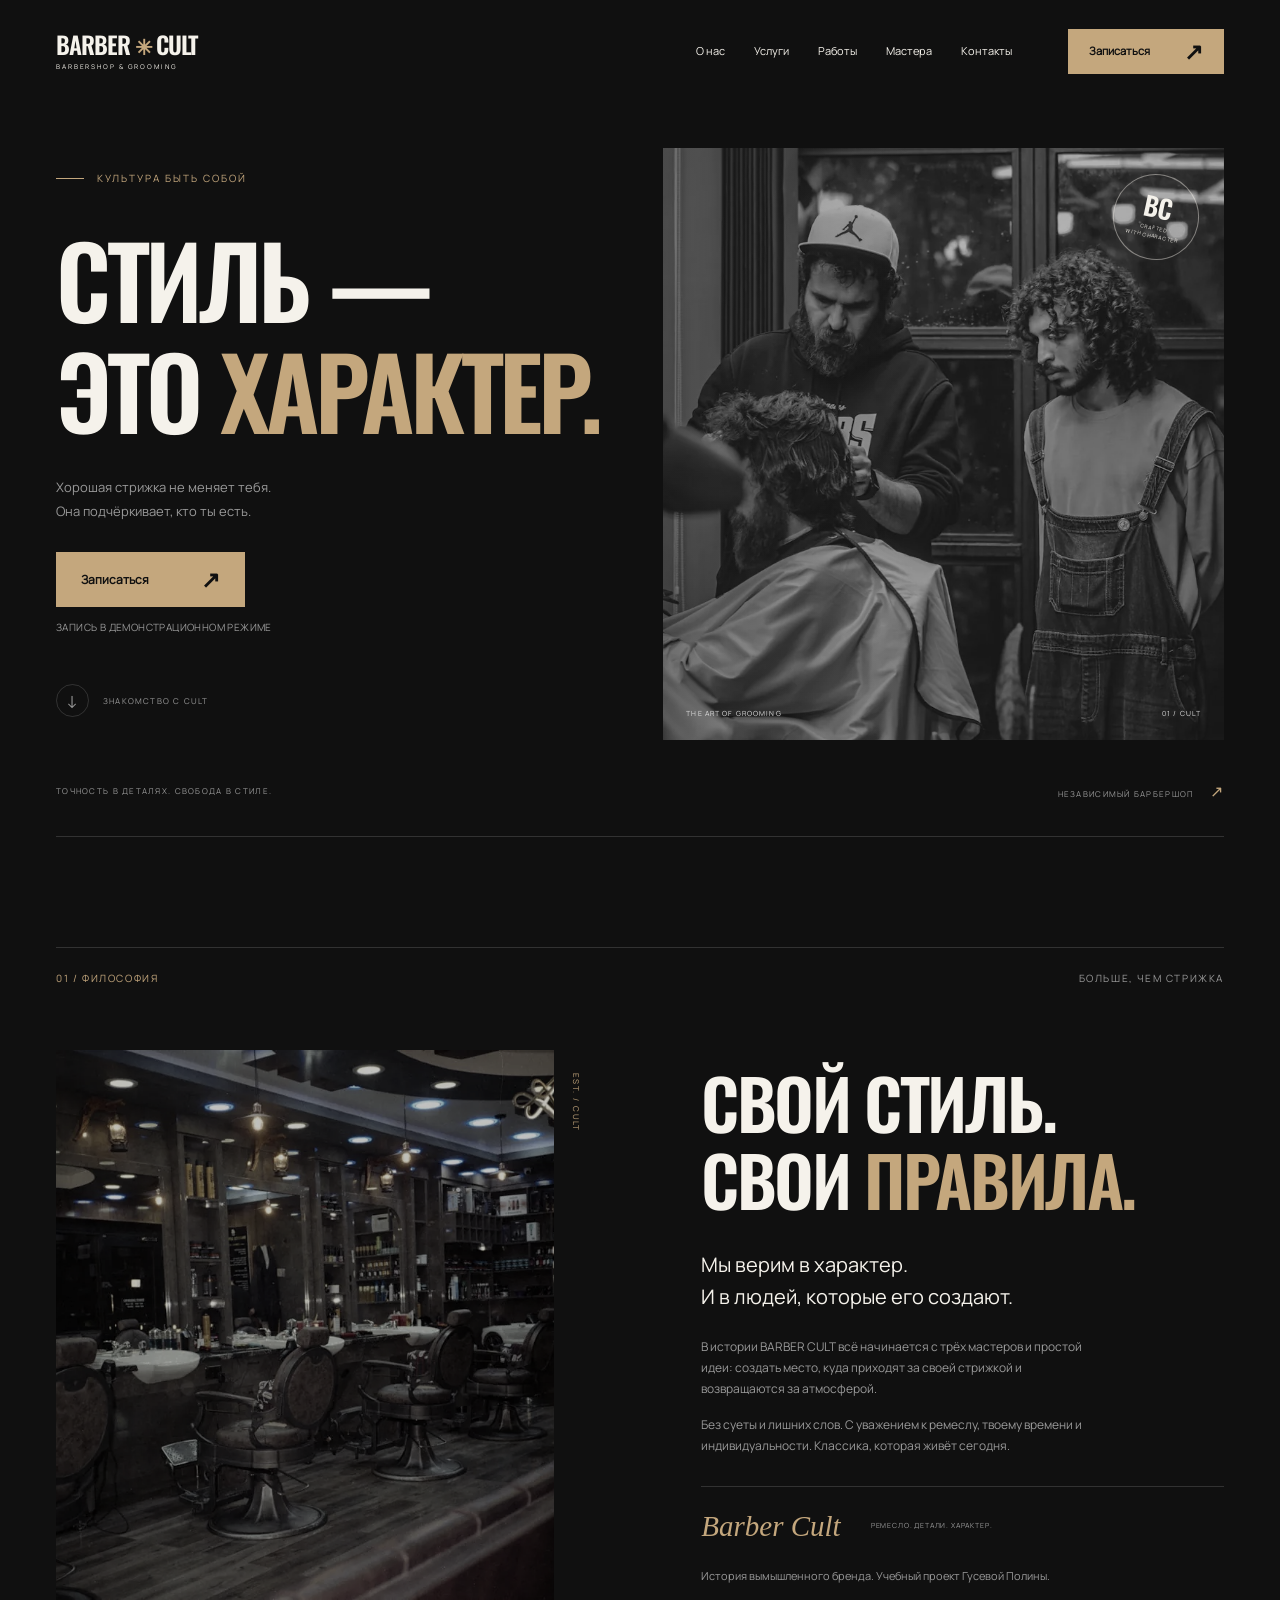
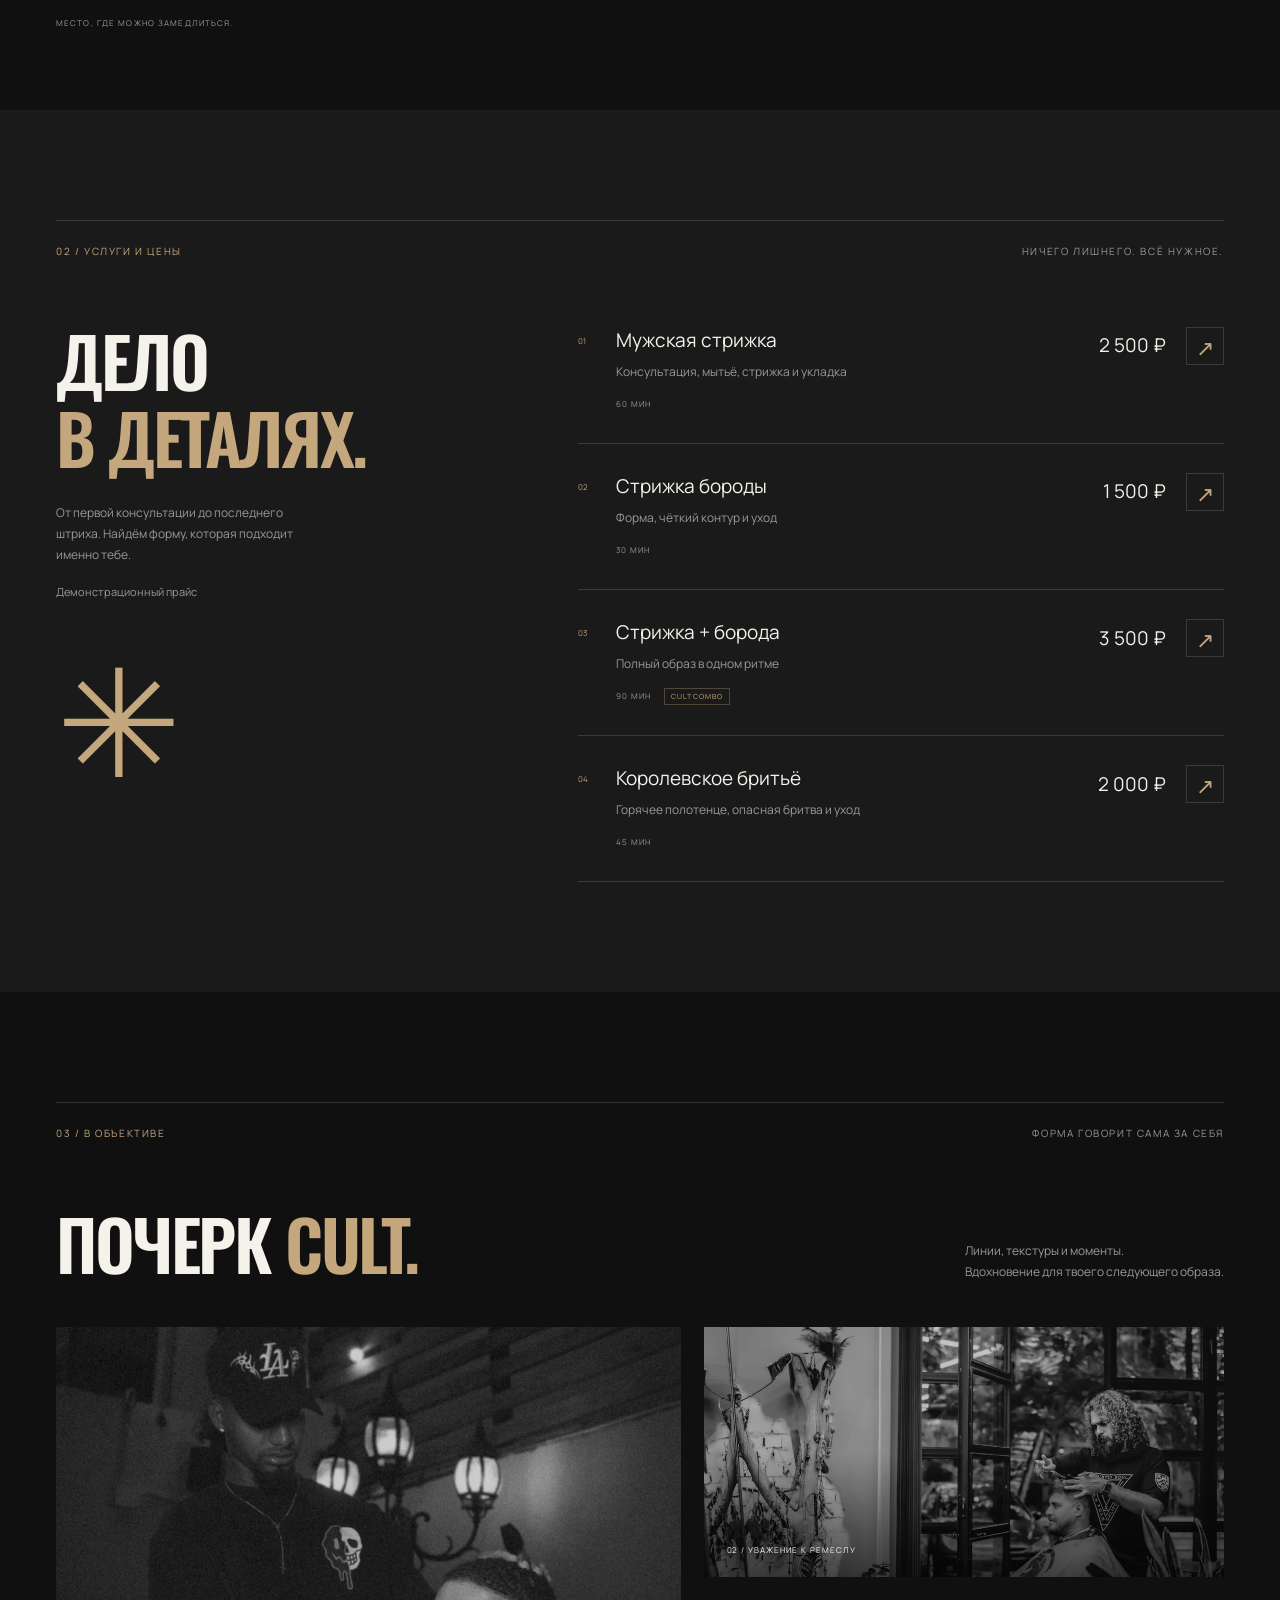
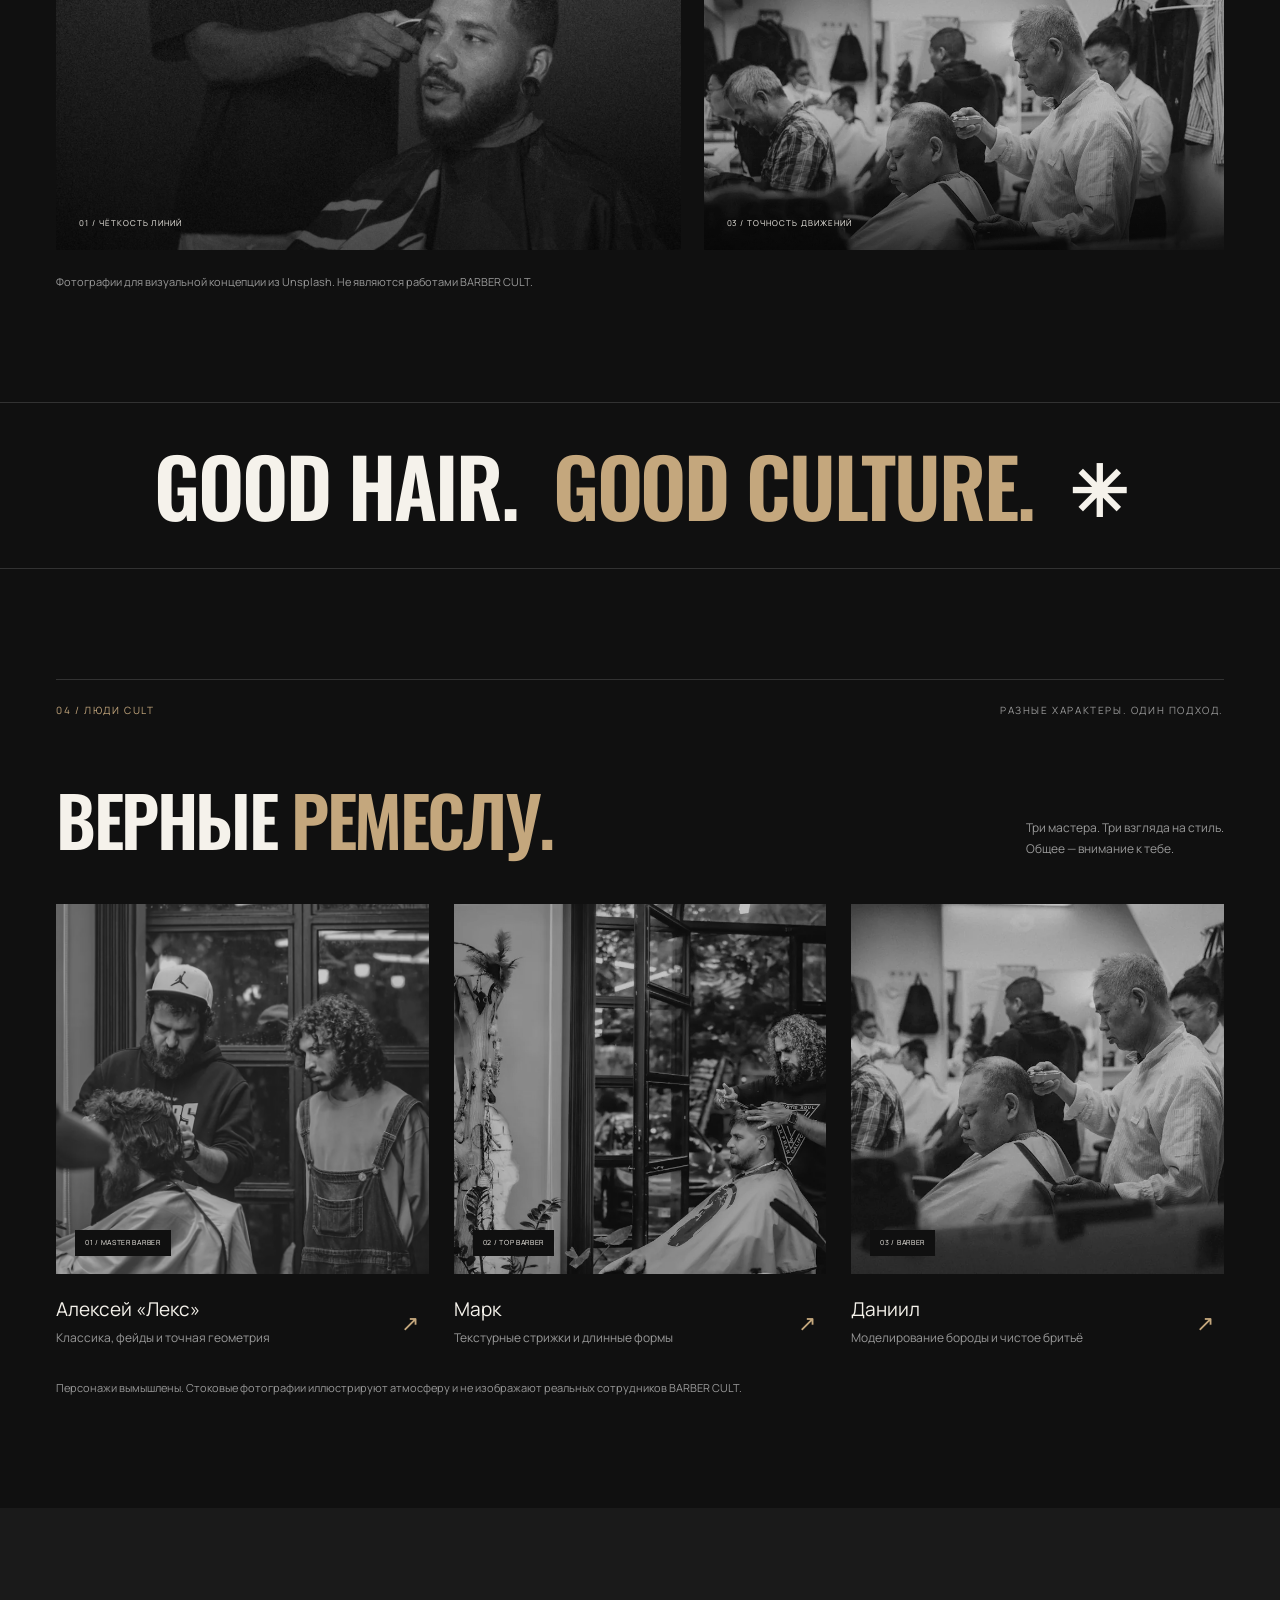
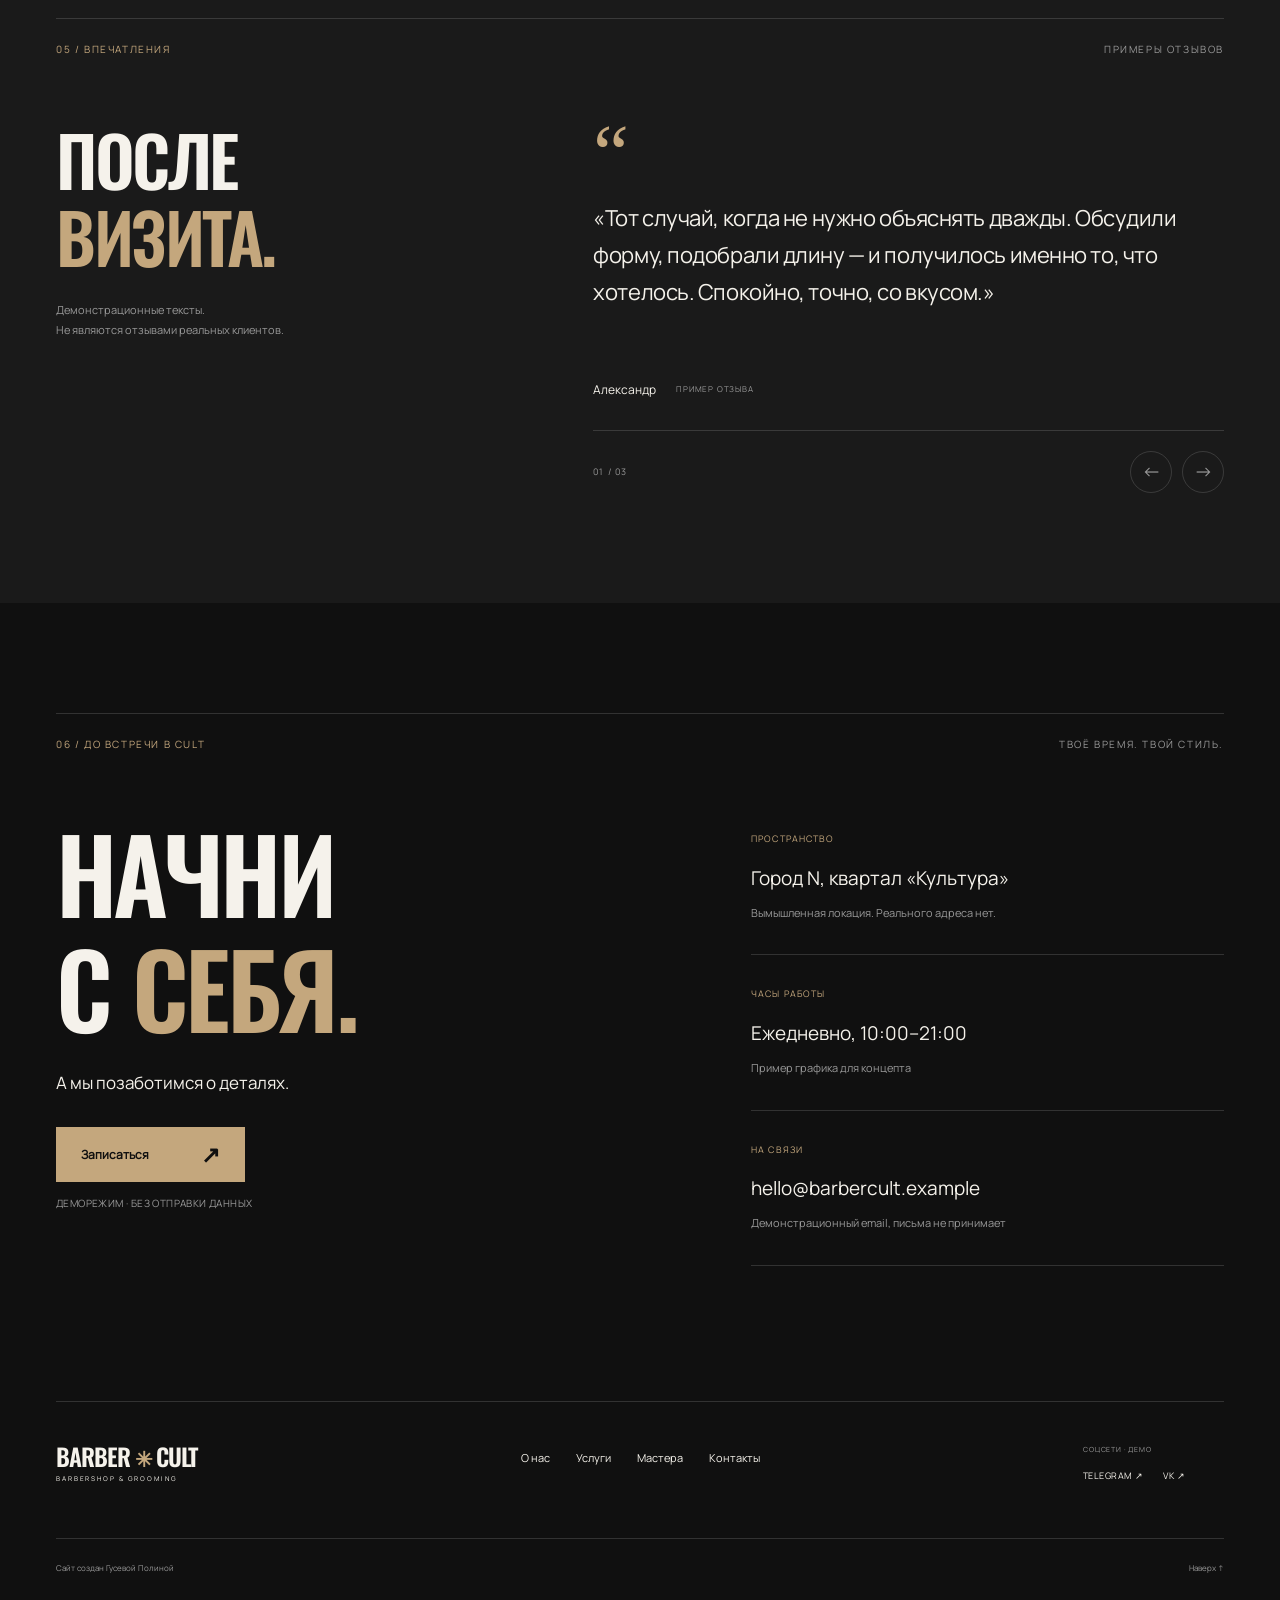
<file: index.html>
<!doctype html>
<html lang="ru">
<head>
  <meta charset="utf-8">
  <meta name="viewport" content="width=device-width, initial-scale=1">
  <meta name="theme-color" content="#101010">
  <title>BARBER CULT — Учебный проект Гусевой Полины</title>
  <meta name="description" content="Учебный проект Гусевой Полины — сайт вымышленного барбершопа BARBER CULT. Мужские стрижки, культура ухода и внимание к деталям.">
  <link rel="canonical" href="https://barber-cult.pages.dev/">
  <meta property="og:title" content="BARBER CULT — Учебный проект Гусевой Полины">
  <meta property="og:description" content="Учебный проект Гусевой Полины — сайт вымышленного барбершопа BARBER CULT. Мужские стрижки, культура ухода и внимание к деталям.">
  <meta property="og:type" content="website">
  <meta property="og:locale" content="ru_RU">
  <meta property="og:site_name" content="BARBER CULT">
  <meta property="og:url" content="https://barber-cult.pages.dev/">
  <meta property="og:image" content="https://barber-cult.pages.dev/assets/images/interior.jpg">
  <meta property="og:image:type" content="image/jpeg">
  <meta property="og:image:width" content="1100">
  <meta property="og:image:height" content="754">
  <meta property="og:image:alt" content="Винтажный интерьер — фотография для визуальной концепции BARBER CULT">
  <meta name="twitter:card" content="summary_large_image">
  <meta name="twitter:title" content="BARBER CULT — Учебный проект Гусевой Полины">
  <meta name="twitter:description" content="Учебный проект Гусевой Полины — сайт вымышленного барбершопа BARBER CULT. Мужские стрижки, культура ухода и внимание к деталям.">
  <meta name="twitter:image" content="https://barber-cult.pages.dev/assets/images/interior.jpg">
  <meta name="twitter:image:alt" content="Винтажный интерьер — фотография для визуальной концепции BARBER CULT">
  <meta name="author" content="Гусева Полина">
  <link rel="icon" href="favicon.ico" sizes="16x16 32x32 48x48 64x64">
  <link rel="icon" href="assets/favicon.svg" type="image/svg+xml">
  <link rel="stylesheet" href="styles.css">
  <script src="script.js?v=polina" defer></script>
</head>
<body>
  <a class="skip-link" href="#main">Перейти к содержимому</a>
  <header class="header" id="top">
    <a class="logo" href="#top" aria-label="BARBER CULT — на главную">BARBER<span class="logo-star" aria-hidden="true">✳</span>CULT<span class="logo-sub">BARBERSHOP & GROOMING</span></a>
    <nav class="nav" id="navigation" aria-label="Основная навигация">
      <a href="#about">О нас</a><a href="#services">Услуги</a><a href="#gallery">Работы</a><a href="#team">Мастера</a><a href="#contacts">Контакты</a>
    </nav>
    <button type="button" disabled class="button button-small header-book" data-book>Записаться <span aria-hidden="true">↗</span></button>
    <button type="button" disabled class="menu-toggle" aria-controls="navigation" aria-expanded="false" aria-label="Открыть меню"><span></span><span></span></button>
  </header>
  <main id="main" tabindex="-1">
    <section class="hero" aria-labelledby="hero-title">
      <div class="hero-copy">
        <p class="eyebrow"><span class="small-line"></span> КУЛЬТУРА БЫТЬ СОБОЙ</p>
        <h1 id="hero-title">СТИЛЬ —<br>ЭТО <span>ХАРАКТЕР.</span></h1>
        <div class="hero-description"><p>Хорошая стрижка не меняет тебя.<br>Она подчёркивает, кто ты есть.</p><button type="button" disabled class="button" data-book>Записаться <span aria-hidden="true">↗</span></button><span class="micro">ЗАПИСЬ В ДЕМОНСТРАЦИОННОМ РЕЖИМЕ</span></div>
        <a class="scroll-link" href="#about"><span class="round-arrow" aria-hidden="true">↓</span> ЗНАКОМСТВО С CULT</a>
      </div>
      <figure class="hero-visual"><picture><source type="image/webp" srcset="assets/images/hero-small.webp 800w, assets/images/hero.webp 1800w" sizes="(max-width: 760px) calc(100vw - 40px), 48vw"><img src="assets/images/hero.jpg" srcset="assets/images/hero-small.jpg 800w, assets/images/hero.jpg 1800w" sizes="(max-width: 760px) calc(100vw - 40px), 48vw" alt="Барбер работает над стрижкой в атмосферной мастерской" width="1800" height="3200" fetchpriority="high"></picture><figcaption><span>THE ART OF GROOMING</span><span>01 / CULT</span></figcaption><div class="hero-seal" aria-hidden="true">BC<span>CRAFTED<br>WITH CHARACTER</span></div></figure>
      <div class="hero-bottom"><span>ТОЧНОСТЬ В ДЕТАЛЯХ. СВОБОДА В СТИЛЕ.</span><span>НЕЗАВИСИМЫЙ БАРБЕРШОП <span class="accent">↗</span></span></div>
    </section>

    <section class="section about container" id="about" aria-labelledby="about-title">
      <div class="section-kicker reveal"><span>01 / ФИЛОСОФИЯ</span><span>БОЛЬШЕ, ЧЕМ СТРИЖКА</span></div>
      <div class="about-grid">
        <figure class="about-photo reveal"><picture><source type="image/webp" srcset="assets/images/interior.webp"><img src="assets/images/interior.jpg" alt="Винтажные кожаные кресла и зеркала в барбершопе" width="1100" height="754" loading="lazy" decoding="async"></picture><figcaption>МЕСТО, ГДЕ МОЖНО ЗАМЕДЛИТЬСЯ.</figcaption></figure>
        <div class="about-copy reveal"><h2 id="about-title">СВОЙ СТИЛЬ.<br>СВОИ <span class="accent">ПРАВИЛА.</span></h2><p class="lead">Мы верим в характер.<br>И в людей, которые его создают.</p><p>В истории BARBER CULT всё начинается с трёх мастеров и простой идеи: создать место, куда приходят за своей стрижкой и возвращаются за атмосферой.</p><p>Без суеты и лишних слов. С уважением к ремеслу, твоему времени и индивидуальности. Классика, которая живёт сегодня.</p><div class="about-signature"><span class="signature">Barber Cult</span><span class="micro">РЕМЕСЛО. ДЕТАЛИ. ХАРАКТЕР.</span></div><p class="demo-note">История вымышленного бренда. Учебный проект Гусевой Полины.</p></div>
      </div>
    </section>

    <section class="section services" id="services" aria-labelledby="services-title"><div class="container">
      <div class="section-kicker reveal"><span>02 / УСЛУГИ И ЦЕНЫ</span><span>НИЧЕГО ЛИШНЕГО. ВСЁ НУЖНОЕ.</span></div>
      <div class="services-layout"><div class="services-intro reveal"><h2 id="services-title">ДЕЛО<br><span class="accent">В ДЕТАЛЯХ.</span></h2><p>От первой консультации до последнего штриха. Найдём форму, которая подходит именно тебе.</p><span class="demo-note">Демонстрационный прайс</span><div class="craft-mark" aria-hidden="true">✳</div></div>
      <div class="service-list reveal">
        <article class="service-row"><span class="service-number">01</span><div><h3>Мужская стрижка</h3><p>Консультация, мытьё, стрижка и укладка</p><span class="micro">60 МИН</span></div><div class="service-end"><span class="price">2 500 ₽</span><button type="button" disabled data-book data-service="Мужская стрижка" aria-label="Выбрать мужскую стрижку" class="service-arrow">↗</button></div></article>
        <article class="service-row"><span class="service-number">02</span><div><h3>Стрижка бороды</h3><p>Форма, чёткий контур и уход</p><span class="micro">30 МИН</span></div><div class="service-end"><span class="price">1 500 ₽</span><button type="button" disabled data-book data-service="Стрижка бороды" aria-label="Выбрать стрижку бороды" class="service-arrow">↗</button></div></article>
        <article class="service-row"><span class="service-number">03</span><div><h3>Стрижка + борода</h3><p>Полный образ в одном ритме</p><span class="micro">90 МИН <span class="service-tag">CULT COMBO</span></span></div><div class="service-end"><span class="price">3 500 ₽</span><button type="button" disabled data-book data-service="Стрижка + борода" aria-label="Выбрать комплекс стрижка и борода" class="service-arrow">↗</button></div></article>
        <article class="service-row"><span class="service-number">04</span><div><h3>Королевское бритьё</h3><p>Горячее полотенце, опасная бритва и уход</p><span class="micro">45 МИН</span></div><div class="service-end"><span class="price">2 000 ₽</span><button type="button" disabled data-book data-service="Королевское бритьё" aria-label="Выбрать королевское бритьё" class="service-arrow">↗</button></div></article>
      </div></div>
    </div></section>

    <section class="section gallery container" id="gallery" aria-labelledby="gallery-title">
      <div class="section-kicker reveal"><span>03 / В ОБЪЕКТИВЕ</span><span>ФОРМА ГОВОРИТ САМА ЗА СЕБЯ</span></div>
      <div class="section-heading reveal"><h2 id="gallery-title">ПОЧЕРК <span class="accent">CULT.</span></h2><p>Линии, текстуры и моменты.<br>Вдохновение для твоего следующего образа.</p></div>
      <div class="gallery-grid">
        <figure class="gallery-item gallery-tall reveal"><picture><source type="image/webp" srcset="assets/images/detail.webp"><img src="assets/images/detail.jpg" alt="Точная работа машинкой над контуром мужской стрижки" width="1000" height="1777" loading="lazy" decoding="async"></picture><figcaption><span>01 / ЧЁТКОСТЬ ЛИНИЙ</span></figcaption></figure>
        <figure class="gallery-item reveal"><picture><source type="image/webp" srcset="assets/images/craft.webp"><img src="assets/images/craft.jpg" alt="Мастер создаёт форму стрижки" width="1000" height="667" loading="lazy" decoding="async"></picture><figcaption><span>02 / УВАЖЕНИЕ К РЕМЕСЛУ</span></figcaption></figure>
        <figure class="gallery-item reveal"><picture><source type="image/webp" srcset="assets/images/barber.webp"><img src="assets/images/barber.jpg" alt="Процесс стрижки ножницами и расчёской" width="1000" height="667" loading="lazy" decoding="async"></picture><figcaption><span>03 / ТОЧНОСТЬ ДВИЖЕНИЙ</span></figcaption></figure>
      </div><p class="demo-note gallery-note">Фотографии для визуальной концепции из Unsplash. Не являются работами BARBER CULT.</p>
    </section>

    <div class="statement" aria-hidden="true"><span>GOOD HAIR.</span><span class="accent">GOOD CULTURE.</span><span>✳</span></div>

    <section class="section team container" id="team" aria-labelledby="team-title">
      <div class="section-kicker reveal"><span>04 / ЛЮДИ CULT</span><span>РАЗНЫЕ ХАРАКТЕРЫ. ОДИН ПОДХОД.</span></div>
      <div class="section-heading reveal"><h2 id="team-title">ВЕРНЫЕ <span class="accent">РЕМЕСЛУ.</span></h2><p>Три мастера. Три взгляда на стиль.<br>Общее — внимание к тебе.</p></div>
      <div class="team-grid">
        <article class="team-member reveal"><div class="team-image"><picture><source type="image/webp" srcset="assets/images/hero-small.webp 800w, assets/images/hero.webp 1800w" sizes="(max-width: 760px) calc(100vw - 40px), (max-width: 1100px) calc((100vw - 114px) / 3), (max-width: 1440px) calc((100vw - 162px) / 3), 426px"><img src="assets/images/hero.jpg" srcset="assets/images/hero-small.jpg 800w, assets/images/hero.jpg 1800w" sizes="(max-width: 760px) calc(100vw - 40px), (max-width: 1100px) calc((100vw - 114px) / 3), (max-width: 1440px) calc((100vw - 162px) / 3), 426px" alt="Иллюстрация образа барбера для концепта Алексея" width="1800" height="3200" loading="lazy" decoding="async" class="portrait-one"></picture><span>01 / MASTER BARBER</span></div><div class="team-caption"><div><h3>Алексей «Лекс»</h3><p>Классика, фейды и точная геометрия</p></div><button type="button" disabled class="service-arrow" data-book data-master="Алексей «Лекс»" aria-label="Выбрать мастера Алексея">↗</button></div></article>
        <article class="team-member reveal"><div class="team-image"><picture><source type="image/webp" srcset="assets/images/craft.webp"><img src="assets/images/craft.jpg" alt="Иллюстрация образа барбера для концепта Марка" width="1000" height="667" loading="lazy" decoding="async" class="portrait-two"></picture><span>02 / TOP BARBER</span></div><div class="team-caption"><div><h3>Марк</h3><p>Текстурные стрижки и длинные формы</p></div><button type="button" disabled class="service-arrow" data-book data-master="Марк" aria-label="Выбрать мастера Марка">↗</button></div></article>
        <article class="team-member reveal"><div class="team-image"><picture><source type="image/webp" srcset="assets/images/barber.webp"><img src="assets/images/barber.jpg" alt="Иллюстрация образа барбера для концепта Даниила" width="1000" height="667" loading="lazy" decoding="async" class="portrait-three"></picture><span>03 / BARBER</span></div><div class="team-caption"><div><h3>Даниил</h3><p>Моделирование бороды и чистое бритьё</p></div><button type="button" disabled class="service-arrow" data-book data-master="Даниил" aria-label="Выбрать мастера Даниила">↗</button></div></article>
      </div><p class="demo-note">Персонажи вымышлены. Стоковые фотографии иллюстрируют атмосферу и не изображают реальных сотрудников BARBER CULT.</p>
    </section>

    <section class="section reviews" id="reviews" aria-labelledby="reviews-title"><div class="container"><div class="section-kicker reveal"><span>05 / ВПЕЧАТЛЕНИЯ</span><span>ПРИМЕРЫ ОТЗЫВОВ</span></div><div class="reviews-layout"><div class="reveal"><h2 id="reviews-title">ПОСЛЕ<br><span class="accent">ВИЗИТА.</span></h2><p class="demo-note">Демонстрационные тексты.<br>Не являются отзывами реальных клиентов.</p></div><div class="review-content reveal"><span class="quote-mark" aria-hidden="true">“</span><div class="review" aria-live="polite" aria-atomic="true"><blockquote id="review-text">«Тот случай, когда не нужно объяснять дважды. Обсудили форму, подобрали длину — и получилось именно то, что хотелось. Спокойно, точно, со вкусом.»</blockquote><div class="review-author"><span id="review-author">Александр</span><span>ПРИМЕР ОТЗЫВА</span></div></div><div class="review-controls"><span class="micro"><span id="review-index">01</span> / 03</span><div><button type="button" disabled id="review-prev" class="round-arrow" aria-label="Предыдущий пример отзыва">←</button><button type="button" disabled id="review-next" class="round-arrow" aria-label="Следующий пример отзыва">→</button></div></div></div></div></div></section>

    <section class="section contacts container" id="contacts" aria-labelledby="contacts-title"><div class="section-kicker reveal"><span>06 / ДО ВСТРЕЧИ В CULT</span><span>ТВОЁ ВРЕМЯ. ТВОЙ СТИЛЬ.</span></div><div class="contacts-layout"><div class="reveal"><h2 id="contacts-title">НАЧНИ<br>С <span class="accent">СЕБЯ.</span></h2><p class="lead">А мы позаботимся о деталях.</p><button type="button" disabled class="button" data-book>Записаться <span aria-hidden="true">↗</span></button><p class="micro booking-caption">ДЕМОРЕЖИМ · БЕЗ ОТПРАВКИ ДАННЫХ</p></div><div class="contact-details reveal"><div><span class="micro accent">ПРОСТРАНСТВО</span><p>Город N, квартал «Культура»</p><span class="demo-note">Вымышленная локация. Реального адреса нет.</span></div><div><span class="micro accent">ЧАСЫ РАБОТЫ</span><p>Ежедневно, 10:00–21:00</p><span class="demo-note">Пример графика для концепта</span></div><div><span class="micro accent">НА СВЯЗИ</span><p>hello@barbercult.example</p><span class="demo-note">Демонстрационный email, письма не принимает</span></div></div></div></section>
  </main>
  <footer class="footer container"><div class="footer-main"><a class="logo" href="#top">BARBER<span class="logo-star" aria-hidden="true">✳</span>CULT<span class="logo-sub">BARBERSHOP & GROOMING</span></a><nav aria-label="Навигация в подвале"><a href="#about">О нас</a><a href="#services">Услуги</a><a href="#team">Мастера</a><a href="#contacts">Контакты</a></nav><div class="socials"><span class="micro">СОЦСЕТИ · ДЕМО</span><button type="button" disabled class="text-button" data-social="Telegram">TELEGRAM ↗</button><button type="button" disabled class="text-button" data-social="VK">VK ↗</button></div></div><div class="footer-bottom"><span>Сайт создан Гусевой Полиной</span><a href="#top">Наверх ↑</a></div></footer>
  <dialog id="booking-dialog" aria-labelledby="dialog-title" aria-describedby="dialog-description"><button type="button" disabled class="dialog-close" aria-label="Закрыть окно">×</button><p class="eyebrow">BARBER CULT / ДЕМОРЕЖИМ</p><h2 id="dialog-title">ТВОЙ СЛЕДУЮЩИЙ<br><span class="accent">ОБРАЗ.</span></h2><p id="dialog-description">Это учебный проект Гусевой Полины. Настоящая запись недоступна: данные не собираются и никуда не отправляются.</p><p id="booking-selection" class="booking-selection" hidden></p><div class="dialog-actions"><button type="button" disabled class="button" id="dialog-services">Посмотреть услуги <span aria-hidden="true">↗</span></button><button type="button" disabled class="text-button dialog-dismiss">Вернуться на сайт</button></div></dialog>
  <noscript><p class="noscript-note">JavaScript отключён. Навигация и информация доступны. Запись в этом демонстрационном проекте не ведётся.</p></noscript>
</body>
</html>
</file>
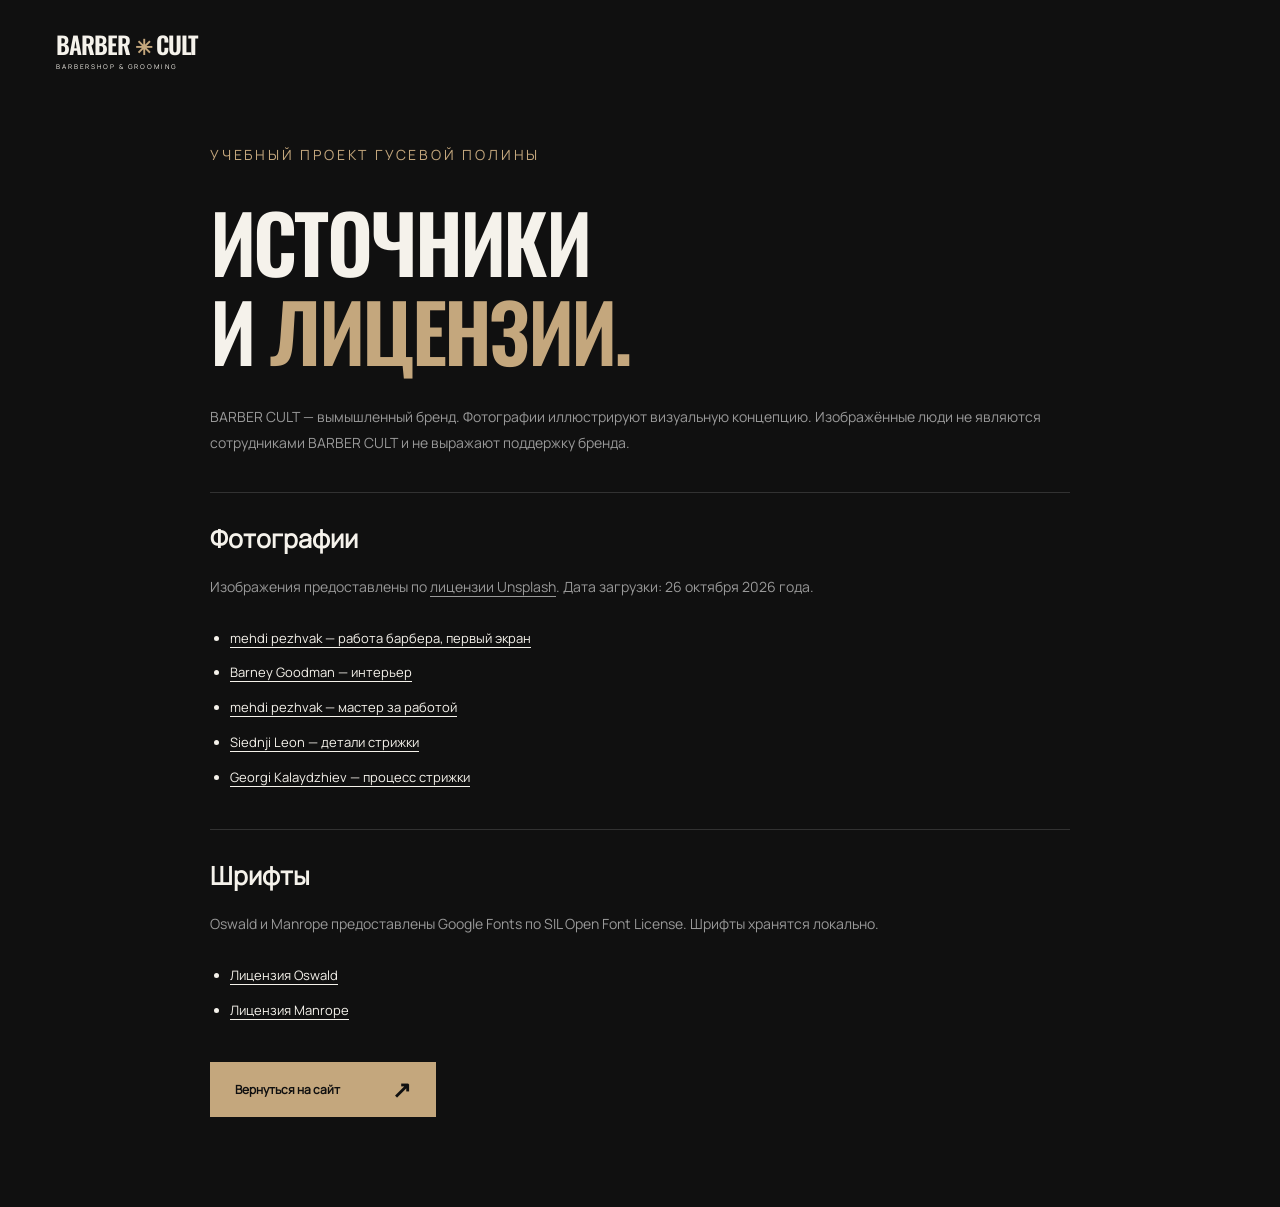
<file: credits.html>
<!doctype html>
<html lang="ru">
<head>
  <meta charset="utf-8">
  <meta name="viewport" content="width=device-width, initial-scale=1">
  <meta name="theme-color" content="#101010">
  <meta name="description" content="Источники фотографий и лицензии шрифтов демонстрационного проекта BARBER CULT Гусевой Полины.">
  <title>Источники и лицензии — BARBER CULT — Учебный проект Гусевой Полины</title>
  <link rel="canonical" href="https://barber-cult.pages.dev/credits.html">
  <meta name="author" content="Гусева Полина">
  <meta property="og:title" content="Источники и лицензии — BARBER CULT — Учебный проект Гусевой Полины">
  <meta property="og:description" content="Фотографии и шрифты демонстрационного проекта вымышленного барбершопа Гусевой Полины.">
  <meta property="og:type" content="website">
  <meta property="og:locale" content="ru_RU">
  <meta property="og:site_name" content="BARBER CULT — Учебный проект Гусевой Полины">
  <meta property="og:url" content="https://barber-cult.pages.dev/credits.html">
  <meta property="og:image" content="https://barber-cult.pages.dev/assets/images/interior.jpg">
  <meta property="og:image:type" content="image/jpeg">
  <meta property="og:image:width" content="1100">
  <meta property="og:image:height" content="754">
  <meta property="og:image:alt" content="Винтажный интерьер — фотография для визуальной концепции BARBER CULT">
  <meta name="twitter:card" content="summary_large_image">
  <meta name="twitter:title" content="Источники и лицензии — BARBER CULT — Учебный проект Гусевой Полины">
  <meta name="twitter:description" content="Фотографии и шрифты демонстрационного учебного проекта Гусевой Полины.">
  <meta name="twitter:image" content="https://barber-cult.pages.dev/assets/images/interior.jpg">
  <meta name="twitter:image:alt" content="Винтажный интерьер — фотография для визуальной концепции BARBER CULT">
  <link rel="icon" href="favicon.ico" sizes="16x16 32x32 48x48 64x64">
  <link rel="icon" href="assets/favicon.svg" type="image/svg+xml">
  <link rel="stylesheet" href="styles.css">
</head>
<body>
  <a class="skip-link" href="#credits">Перейти к содержимому</a>
  <header class="header"><a class="logo" href="index.html" aria-label="BARBER CULT — на главную">BARBER<span class="logo-star" aria-hidden="true">✳</span>CULT<span class="logo-sub">BARBERSHOP &amp; GROOMING</span></a></header>
  <main id="credits" class="container credits-page" tabindex="-1">
    <p class="eyebrow">УЧЕБНЫЙ ПРОЕКТ ГУСЕВОЙ ПОЛИНЫ</p>
    <h1>ИСТОЧНИКИ<br>И <span class="accent">ЛИЦЕНЗИИ.</span></h1>
    <p>BARBER CULT — вымышленный бренд. Фотографии иллюстрируют визуальную концепцию. Изображённые люди не являются сотрудниками BARBER CULT и не выражают поддержку бренда.</p>
    <section aria-labelledby="photos-title">
      <h2 id="photos-title">Фотографии</h2>
      <p>Изображения предоставлены по <a href="https://unsplash.com/license">лицензии Unsplash</a>. Дата загрузки: 26 октября 2026 года.</p>
      <ul class="credits-list">
        <li><a href="https://unsplash.com/photos/a-barber-is-cutting-hair-in-a-salon-NATMVNvlB_c">mehdi pezhvak — работа барбера, первый экран</a></li>
        <li><a href="https://unsplash.com/photos/an-empty-barbershop-interior-with-several-chairs-and-mirrors-AXurvQTtO3Y">Barney Goodman — интерьер</a></li>
        <li><a href="https://unsplash.com/photos/a-barber-is-cutting-a-clients-hair-PQfvTunl4tY">mehdi pezhvak — мастер за работой</a></li>
        <li><a href="https://unsplash.com/photos/barber-cutting-clients-hair-with-clippers-N9nFgunCLAc">Siednji Leon — детали стрижки</a></li>
        <li><a href="https://unsplash.com/photos/barber-cutting-hair-of-a-customer-in-a-busy-barbershop-QDV80LO1VUQ">Georgi Kalaydzhiev — процесс стрижки</a></li>
      </ul>
    </section>
    <section aria-labelledby="fonts-title">
      <h2 id="fonts-title">Шрифты</h2>
      <p>Oswald и Manrope предоставлены Google Fonts по SIL Open Font License. Шрифты хранятся локально.</p>
      <ul class="credits-list"><li><a href="assets/fonts/OFL-Oswald.txt">Лицензия Oswald</a></li><li><a href="assets/fonts/OFL-Manrope.txt">Лицензия Manrope</a></li></ul>
    </section>
    <a class="button" href="index.html">Вернуться на сайт <span aria-hidden="true">↗</span></a>
  </main>
</body>
</html>
</file>
<file: styles.css>
@font-face{font-family:Oswald;src:url('assets/fonts/oswald.woff') format('woff'),url('assets/fonts/oswald.ttf') format('truetype');font-style:normal;font-weight:600;font-display:swap}
@font-face{font-family:Manrope;src:url('assets/fonts/manrope.woff') format('woff'),url('assets/fonts/manrope.ttf') format('truetype');font-style:normal;font-weight:400;font-display:swap}
:root{--bg:#101010;--surface:#1a1a1a;--text:#f5f2eb;--muted:#999;--accent:#c4a77d;--line:#ffffff24;--heading:Oswald,'Arial Narrow',Impact,sans-serif;--body:Manrope,Arial,sans-serif}
[hidden]{display:none!important}
*{box-sizing:border-box}html{scroll-behavior:smooth;scroll-padding-top:100px}body{margin:0;background:var(--bg);color:var(--text);font:14px/1.75 var(--body);-webkit-font-smoothing:antialiased}body.locked{overflow:hidden}::selection{background:var(--accent);color:var(--bg)}a{color:inherit;text-decoration:none}button{font:inherit;color:inherit;cursor:pointer}button,a{-webkit-tap-highlight-color:transparent}button{border:0}button:disabled{opacity:.4;cursor:not-allowed}button:active{transform:translateY(1px)}:focus-visible{outline:2px solid var(--accent);outline-offset:6px}img{display:block;width:100%;height:100%;object-fit:cover}figure,p,h1,h2,h3,blockquote{margin:0}p{color:var(--muted)}h1,h2{font-family:var(--heading);font-weight:600;line-height:1.12;letter-spacing:-.035em}h2{font-size:clamp(46px,5.4vw,80px)}h3{font-size:20px;font-weight:400;line-height:1.4}.accent{color:var(--accent)}.container{width:calc(100% - 112px);max-width:1328px;margin-inline:auto}.section{padding-block:110px}.section-kicker{display:flex;justify-content:space-between;gap:24px;border-top:1px solid var(--line);padding-top:22px;margin-bottom:62px;font-size:10px;letter-spacing:.16em}.section-kicker>span:first-child{color:var(--accent)}.section-kicker>span:last-child{color:var(--muted)}.eyebrow{font-size:10px;letter-spacing:.2em;color:var(--accent);display:flex;align-items:center;gap:13px}.small-line{width:28px;height:1px;background:var(--accent)}.micro{font-size:9px;line-height:1.7;letter-spacing:.12em}.demo-note{font-size:11px;line-height:1.8;color:var(--muted)}.button{min-height:54px;display:inline-flex;justify-content:space-between;align-items:center;gap:52px;padding:15px 24px;background:var(--accent);color:var(--bg);font-size:12px;font-weight:600;border:1px solid var(--accent);transition:background .25s,border-color .25s}.button:hover{background:#ddc6a5;border-color:#ddc6a5}.button>span{font-size:23px;line-height:1}.button-small{min-height:44px;padding:10px 20px;font-size:11px;gap:34px}.round-arrow{display:inline-grid;place-items:center;width:42px;height:42px;border:1px solid var(--line);border-radius:50%;font-size:19px;background:transparent;transition:color .25s,border-color .25s,background .25s}.round-arrow:hover{border-color:var(--accent);color:var(--accent)}.header{height:102px;padding-inline:56px;display:flex;align-items:center;gap:30px;max-width:1600px;margin:auto}.logo{font-family:var(--heading);font-size:24px;font-weight:600;line-height:1;white-space:nowrap;letter-spacing:-.045em;position:relative}.logo-star{font-size:21px;color:var(--accent);padding-inline:5px}.logo-sub{display:block;font-family:var(--body);font-size:6.5px;letter-spacing:.29em;font-weight:400;margin-top:8px}.nav{display:flex;gap:29px;margin-left:auto;margin-right:26px;font-size:11px}.nav a,.footer nav a{transition:color .2s}.nav a:hover,.nav a[aria-current],.footer a:hover{color:var(--accent)}.menu-toggle{display:none}.hero{position:relative;max-width:1600px;margin:auto;padding:46px 56px 0;display:grid;grid-template-columns:1fr 48%;min-height:735px}.hero-copy{padding-top:22px;position:relative;z-index:2}.hero h1{font-size:clamp(70px,7.75vw,122px);line-height:1.12;position:relative;margin-top:35px;margin-right:-185px;letter-spacing:-.04em;pointer-events:none}.hero h1>span{color:var(--accent)}.hero-description{margin-top:30px}.hero-description p{font-size:13px;line-height:1.9;max-width:300px;margin-bottom:28px}.hero-description .micro{display:block;color:var(--muted);font-size:7px;margin-top:12px;letter-spacing:.1em}.scroll-link{margin-top:48px;display:inline-flex;align-items:center;gap:14px;font-size:8px;letter-spacing:.15em;color:var(--muted)}.scroll-link:hover{color:var(--text)}.scroll-link .round-arrow{width:33px;height:33px;font-size:17px}.hero-visual{position:relative;height:592px;background:var(--surface)}.hero-visual img{object-position:50% 52%;filter:grayscale(1) brightness(.7);height:100%}.hero-visual:after{content:'';position:absolute;inset:0;background:linear-gradient(90deg,#10101036,transparent 45%)}.hero-visual figcaption{position:absolute;bottom:20px;left:23px;right:23px;display:flex;justify-content:space-between;font-size:7px;letter-spacing:.16em;z-index:1;color:#ddd}.hero-seal{position:absolute;z-index:3;right:25px;top:26px;width:86px;height:86px;border:1px solid #f5f2eb70;border-radius:50%;display:flex;align-items:center;justify-content:center;flex-direction:column;font:26px/1 var(--heading);transform:rotate(12deg)}.hero-seal span{font:5px/1.6 var(--body);letter-spacing:.17em;text-align:center;margin-top:5px}.hero-bottom{grid-column:1/-1;display:flex;justify-content:space-between;align-items:center;gap:20px;border-bottom:1px solid var(--line);padding:28px 0;font-size:8px;letter-spacing:.16em;color:var(--muted)}.hero-bottom .accent{font-size:16px;margin-left:12px}.about-grid{display:grid;grid-template-columns:1fr 1fr;gap:10.5%;align-items:center}.about-photo{position:relative;height:550px;margin-right:25px}.about-photo img{filter:grayscale(.65) brightness(.76);object-position:48% center}.about-photo:after{content:'EST. / CULT';position:absolute;right:-29px;top:23px;writing-mode:vertical-rl;font-size:8px;letter-spacing:.18em;color:var(--accent)}.about-photo figcaption{font-size:8px;letter-spacing:.14em;color:var(--muted);margin-top:16px}.about-copy h2{margin-bottom:30px}.lead{font-size:20px;line-height:1.6;color:var(--text)}.about-copy .lead{margin-bottom:23px}.about-copy>p:not(.lead){max-width:400px;margin-top:15px;font-size:12px}.about-signature{display:flex;align-items:center;gap:30px;margin-top:30px;padding-top:23px;border-top:1px solid var(--line)}.signature{font:italic 29px Georgia,serif;color:var(--accent);white-space:nowrap}.about-signature .micro{font-size:7px;color:var(--muted)}.about-copy>p.demo-note{font-size:10px;margin-top:23px}.services{background:var(--surface)}.services-layout{display:grid;grid-template-columns:1fr 1.55fr;gap:9%}.services-intro>p{font-size:12px;max-width:270px;margin:25px 0 14px}.services-intro>.demo-note{font-size:10px}.craft-mark{font:150px/1 var(--body);color:var(--accent);margin-top:42px}.service-row{display:grid;grid-template-columns:22px 1fr auto;gap:16px;align-items:start;padding:29px 0;border-bottom:1px solid var(--line)}.service-row:first-child{padding-top:5px}.service-number{color:var(--accent);font-size:8px;padding-top:7px}.service-row h3{font-size:19px}.service-row p{font-size:10px;margin:7px 0 8px}.service-row .micro{color:var(--muted);font-size:8px}.service-end{display:flex;align-items:center;gap:20px}.price{font-size:19px;white-space:nowrap}.service-arrow{width:38px;height:38px;background:transparent;color:var(--accent);border:1px solid var(--line);font-size:22px;flex-shrink:0;transition:background .2s,color .2s,border-color .2s}.service-arrow:hover{background:var(--accent);border-color:var(--accent);color:var(--bg)}.service-tag{color:var(--accent);border:1px solid #c4a77d50;margin-left:10px;padding:3px 6px;font-size:7px}.section-heading{display:flex;align-items:end;justify-content:space-between;gap:30px;margin-bottom:45px}.section-heading>p{font-size:11px;max-width:280px}.gallery-grid{display:grid;grid-template-columns:1.2fr 1fr;gap:23px}.gallery-item{position:relative;height:250px;overflow:hidden;background:var(--surface)}.gallery-tall{grid-row:span 2;height:523px}.gallery-item img{filter:grayscale(1) brightness(.8);transition:filter .5s,transform .7s;object-position:center 42%}.gallery-item:hover img{filter:grayscale(.2) brightness(.9);transform:scale(1.035)}.gallery-item:after{content:'';position:absolute;inset:50% 0 0;background:linear-gradient(transparent,#0009);pointer-events:none}.gallery-item figcaption{position:absolute;bottom:20px;left:23px;right:23px;display:flex;justify-content:space-between;align-items:center;z-index:1;font-size:8px;letter-spacing:.12em}.gallery-note{margin-top:22px;font-size:10px}.statement{overflow:hidden;white-space:nowrap;display:flex;gap:35px;justify-content:center;align-items:center;padding:34px 0;border-block:1px solid var(--line);font:600 clamp(44px,6.3vw,96px)/1.2 var(--heading);letter-spacing:-.025em}.statement>span:last-child{font-size:70px}.team-grid{display:grid;grid-template-columns:repeat(3,1fr);gap:25px}.team-image{height:370px;overflow:hidden;position:relative;background:var(--surface)}.team-image img{filter:grayscale(1) brightness(.8);transition:filter .4s,transform .6s}.team-member:hover img{filter:grayscale(.35);transform:scale(1.025)}.team-image span{position:absolute;bottom:18px;left:19px;font-size:7px;letter-spacing:.1em;background:var(--bg);padding:7px 10px}.team-image img.portrait-one{object-position:20% 40%;object-fit:cover}.team-image img.portrait-two{object-position:50% 32%}.team-image img.portrait-three{object-position:48% 25%}.team-caption{display:flex;justify-content:space-between;gap:10px;align-items:center;margin-top:22px}.team-caption h3{font-size:19px}.team-caption p{font-size:10px;margin-top:5px}.team-caption .service-arrow{border:0}.team>.demo-note{margin-top:30px;font-size:10px;max-width:750px}.reviews{background:var(--surface)}.reviews-layout{display:grid;grid-template-columns:1fr 1.5fr;gap:10%}.reviews-layout .demo-note{margin-top:25px;font-size:10px}.quote-mark{font:80px/.8 Georgia,serif;color:var(--accent);display:block;margin-bottom:15px}.review blockquote{font-size:22px;line-height:1.7;letter-spacing:-.02em;min-height:151px}.review-author{display:flex;align-items:center;gap:20px;margin-top:28px}.review-author>span:first-child{font-size:12px}.review-author>span:last-child{font-size:8px;color:var(--muted);letter-spacing:.1em}.review-controls{display:flex;justify-content:space-between;align-items:center;border-top:1px solid var(--line);padding-top:20px;margin-top:30px;color:var(--muted)}.review-controls>div{display:flex;gap:10px}.contacts-layout{display:grid;grid-template-columns:1.1fr 1fr;gap:15%}.contacts h2{font-size:clamp(65px,8vw,118px)}.contacts .lead{margin:24px 0 31px;font-size:17px}.booking-caption{margin-top:13px;font-size:7px}.contact-details{padding-top:10px}.contact-details>div{padding-bottom:30px;margin-bottom:25px;border-bottom:1px solid var(--line)}.contact-details p{font-size:19px;color:var(--text);margin:12px 0 5px;overflow-wrap:anywhere}.contact-details .demo-note{font-size:10px}.footer{border-top:1px solid var(--line);padding-top:42px;padding-bottom:25px}.footer-main{display:flex;justify-content:space-between;align-items:start;gap:30px;margin-bottom:50px}.footer nav{display:flex;gap:26px;font-size:11px;padding-top:4px}.socials{display:grid;grid-template-columns:1fr 1fr;gap:8px 20px}.socials .micro{grid-column:1/-1;color:var(--muted);font-size:7px}.text-button{background:none;padding:0;font-size:9px;text-align:left;letter-spacing:.05em}.text-button:hover{color:var(--accent)}.footer-bottom{border-top:1px solid var(--line);padding-top:22px;display:flex;justify-content:space-between;gap:20px;font-size:8px;color:var(--muted)}.studio{font-size:13px;letter-spacing:.1em;color:var(--text);margin-left:8px}.project-note{font-size:9px;color:var(--muted);margin-top:25px;max-width:820px}.project-note a{text-decoration:underline;text-underline-offset:3px}.skip-link{position:fixed;top:10px;left:10px;z-index:20;padding:12px 20px;background:var(--accent);color:var(--bg);transform:translateY(-160%)}.skip-link:focus{transform:none}dialog{background:var(--surface);color:var(--text);border:1px solid var(--line);width:min(570px,calc(100% - 32px));padding:50px;max-height:calc(100dvh - 40px);overflow:auto}dialog::backdrop{background:#000b;backdrop-filter:blur(6px)}dialog h2{font-size:48px;margin:28px 0 22px}dialog>p:not(.eyebrow){font-size:12px}.dialog-close{position:absolute;right:16px;top:10px;background:transparent;font-size:28px;color:var(--muted);width:40px;height:40px}.dialog-close:hover{color:var(--text)}.dialog-actions{display:flex;flex-direction:column;gap:22px;margin-top:30px}.dialog-actions>.text-button{text-align:center}.booking-selection{border-block:1px solid var(--line);padding:16px 0;margin-top:20px;color:var(--accent);white-space:pre-line}.noscript-note{padding:20px;text-align:center}.js .reveal{opacity:0;transform:translateY(22px);transition:opacity .7s ease,transform .7s ease}.js .reveal.visible{opacity:1;transform:none}
@media(min-width:1600px){.hero h1{font-size:124px}}
@media(max-width:1100px){.container{width:calc(100% - 64px)}.header{padding-inline:32px;gap:20px}.nav{gap:18px;margin-right:10px}.hero{padding-inline:32px;grid-template-columns:1fr 47%;min-height:680px}.hero h1{font-size:8.8vw;margin-right:-160px}.hero-visual{height:550px}.hero-description{margin-top:30px}.hero-description p{font-size:12px}.hero-seal{width:70px;height:70px;font-size:22px}.section{padding-block:85px}.about-grid{gap:7%}.about-photo{height:490px;margin-right:10px}.about-copy>p:not(.lead){font-size:11px}.about-signature{gap:15px}.about-signature .micro{font-size:6px}.services-layout{gap:6%;grid-template-columns:1fr 1.7fr}.service-end{gap:10px}.service-row{gap:10px}.service-row h3{font-size:17px}.price{font-size:17px}.team-image{height:300px}.team-caption h3{font-size:16px}.team-caption p{font-size:9px}.review blockquote{font-size:19px;min-height:160px}.footer nav{gap:18px}}
@media(max-width:760px){html{scroll-padding-top:30px}.container{width:calc(100% - 40px)}.header{height:82px;padding-inline:20px;gap:20px}.logo{font-size:22px}.logo-sub{font-size:6px}.header-book{margin-left:auto;min-height:38px;padding:8px 12px;gap:15px;font-size:10px}.header-book>span{font-size:18px}.menu-toggle{display:flex;flex-direction:column;gap:6px;justify-content:center;width:30px;height:42px;background:transparent;position:relative;z-index:12;padding:0}.menu-toggle>span{width:24px;height:1px;background:var(--text);transition:transform .25s}.menu-toggle[aria-expanded=true]>span:first-child{transform:translateY(3.5px) rotate(45deg)}.menu-toggle[aria-expanded=true]>span:last-child{transform:translateY(-3.5px) rotate(-45deg)}.nav{display:none;position:absolute;top:82px;left:0;right:0;z-index:10;background:var(--surface);padding:30px 25px 40px;border-block:1px solid var(--line);margin:0;box-shadow:0 30px 40px #0008}.nav.open{display:flex;flex-direction:column;gap:0}.nav a{font-size:23px;padding:10px 0}.hero{padding:26px 20px 0;display:block;min-height:0}.hero-copy{padding-top:0}.hero .eyebrow{font-size:8px}.hero h1{font-size:clamp(56px,11.5vw,87px);margin:25px 0 0;line-height:1.13;position:relative;z-index:2}.hero-description{margin:24px 0 0;display:grid;grid-template-columns:1fr auto;align-items:center;gap:12px}.hero-description p{font-size:11px;margin:0;line-height:1.8}.hero-description .button{gap:20px;padding:12px 16px;min-height:48px;font-size:11px}.hero-description .micro{grid-column:2;font-size:5px;margin:0;letter-spacing:0}.scroll-link{display:none}.hero-visual{height:420px;margin-top:30px}.hero-visual img{object-position:50% 47%;filter:grayscale(1) brightness(.85)}.hero-seal{top:20px;right:20px}.hero-bottom{padding:20px 0;font-size:6px;line-height:1.8}.hero-bottom>span:first-child{max-width:160px}.hero-bottom>span:last-child{text-align:right;max-width:150px}.section{padding-block:64px}.section-kicker{margin-bottom:35px;padding-top:17px;font-size:8px;gap:20px}.section-kicker>span:last-child{text-align:right;font-size:7px;max-width:160px}h2{font-size:48px}.about-grid{display:flex;flex-direction:column-reverse;gap:40px;align-items:stretch}.about-copy h2{margin-bottom:23px}.about-copy>p:not(.lead){font-size:12px;max-width:100%}.about-copy .lead{font-size:18px}.about-signature{justify-content:space-between;gap:20px}.about-signature .micro{font-size:7px}.about-photo{height:400px;margin:0 22px 20px 0}.about-photo figcaption{font-size:7px}.about-photo:after{right:-24px;font-size:7px}.services-layout{display:block}.services-intro{position:relative}.services-intro h2{max-width:290px}.services-intro>p{max-width:280px;font-size:12px}.craft-mark{position:absolute;right:2px;top:4px;font-size:80px;margin:0;opacity:.45}.service-list{margin-top:36px}.service-row{grid-template-columns:16px 1fr auto;gap:8px;padding:24px 0}.service-row:first-child{padding-top:24px;border-top:1px solid var(--line)}.service-row h3{font-size:16px}.service-row p{font-size:9px;max-width:195px;line-height:1.7}.service-number{font-size:7px}.service-row .micro{font-size:7px}.price{font-size:15px}.service-end{gap:9px;align-items:center}.service-arrow{height:30px;width:30px;font-size:18px}.service-tag{margin-left:5px;font-size:6px}.section-heading{display:block;margin-bottom:30px}.section-heading>p{margin-top:20px;font-size:11px;max-width:100%}.gallery-grid{gap:12px;grid-template-columns:1fr 1fr}.gallery-tall{grid-column:1/-1;grid-row:auto;height:420px}.gallery-item:not(.gallery-tall){height:260px}.gallery-item figcaption{left:12px;right:12px;bottom:12px;font-size:6px;gap:8px}.gallery-note{font-size:9px}.statement{gap:18px;padding:25px 0;font-size:43px;justify-content:start;padding-left:20px}.statement>span:last-child{font-size:40px}.team-grid{grid-template-columns:1fr;gap:38px}.team-image{height:420px}.team-caption{margin-top:18px}.team-caption h3{font-size:21px}.team-caption p{font-size:11px}.team-image img.portrait-one{object-position:50% 42%}.team-caption .service-arrow{width:40px;height:40px;font-size:24px}.team>.demo-note{font-size:9px}.reviews-layout{display:block}.reviews-layout h2 br{display:none}.reviews-layout .demo-note{margin-top:20px}.review-content{margin-top:40px}.review blockquote{font-size:19px;min-height:165px}.review-author{margin-top:24px;gap:15px}.review-controls{margin-top:26px}.contacts-layout{display:block}.contacts h2{font-size:80px}.contacts .lead{font-size:17px}.contact-details{margin-top:45px}.contact-details p{font-size:20px}.contact-details>div{margin-bottom:23px;padding-bottom:23px}.footer{padding-top:30px}.footer-main{display:grid;grid-template-columns:1fr 1fr;gap:30px;margin-bottom:30px}.footer-main>.logo{grid-column:1/-1;justify-self:start}.footer nav{flex-direction:column;gap:10px;font-size:12px}.socials{display:flex;flex-direction:column;gap:12px}.socials .micro{font-size:8px}.socials .text-button{font-size:11px}.footer-bottom{flex-wrap:wrap;gap:18px;font-size:8px}.footer-bottom>span:first-child{width:100%}.footer-bottom>a{margin-left:auto}.project-note{font-size:9px}dialog{padding:38px 25px}dialog h2{font-size:43px}dialog .eyebrow{font-size:8px}.dialog-close{right:8px;top:4px}.js .reveal{transform:translateY(14px)}}
@media(max-width:370px){.header{gap:12px}.header-book{gap:10px}.logo{font-size:20px}.hero-description{grid-template-columns:1fr}.hero-description .button{justify-self:start;margin-top:5px}.hero-description .micro{grid-column:1}.hero h1{font-size:11.4vw}.service-end{flex-direction:column;gap:8px;align-items:end}.service-row p{max-width:160px}.gallery-item:not(.gallery-tall){height:210px}.team-image{height:360px}.craft-mark{font-size:60px;top:20px;opacity:.25}.review blockquote{min-height:220px}}
/* Keep essential explanatory text readable without changing the composition. */
.hero-description .micro,.booking-caption{font-size:10px;letter-spacing:.04em}
.about-copy>p.demo-note,.services-intro>.demo-note,.gallery-note,.team>.demo-note,.reviews-layout .demo-note,.contact-details .demo-note,.project-note{font-size:11px}
.service-row p,.team-caption p,.section-heading>p{font-size:12px}
.text-button{min-height:24px}
.menu-toggle{flex-shrink:0}
html:not(.has-js) .menu-toggle{display:none}
@media(max-width:760px){
  .hero-description .micro{grid-column:1/-1;margin-top:3px}
  .service-row,.service-row>div{min-width:0}
  .service-arrow{width:44px;height:44px}
  .menu-toggle{width:44px;height:44px;align-items:center}
  .header{gap:12px}
  .header-book{flex-shrink:0}
  .dialog-close{width:44px;height:44px}
  .hero-description p{font-size:12px}
  html:not(.has-js) .header{height:auto;min-height:82px;flex-wrap:wrap;padding-block:20px}
  html:not(.has-js) .nav{display:flex;position:static;order:3;width:100%;flex-direction:row;flex-wrap:wrap;gap:10px 20px;padding:14px 0 0;border:0;box-shadow:none;background:none}
  html:not(.has-js) .nav a{font-size:14px;padding:5px 0}
}
@media(max-width:370px){
  .header{gap:8px}
  .header-book{gap:8px;padding-inline:10px}
  .hero-description .micro{font-size:10px}
}
/* :focus-visible also works in Windows forced-colors mode. */
@media(forced-colors:active){:focus-visible{outline-color:Highlight}.button,.service-arrow,.round-arrow{border:1px solid ButtonText}}
@media(prefers-reduced-motion:reduce){html{scroll-behavior:auto}*,*:before,*:after{animation:none!important;transition:none!important}.js .reveal{opacity:1;transform:none}}

/* Picture wrappers keep the established image geometry and filters. */
picture{display:block;width:100%;height:100%}
.credits-page{max-width:860px;padding-block:40px 90px}
.credits-page h1{font-size:clamp(44px,7vw,80px);margin:28px 0}
.credits-page h2{font:600 25px/1.4 var(--body);letter-spacing:0;margin-bottom:18px}
.credits-page p{font-size:14px;line-height:1.9}
.credits-page section{margin-block:35px;padding-top:28px;border-top:1px solid var(--line)}
.credits-list{padding-left:20px;margin-block:20px}
.credits-list li{padding-block:6px;font-size:13px;overflow-wrap:anywhere}
.credits-page p a,.credits-list a{text-decoration:underline;text-underline-offset:4px}
.credits-page a:hover{color:var(--accent)}
.credits-page .button:hover{color:var(--bg)}
</file>
